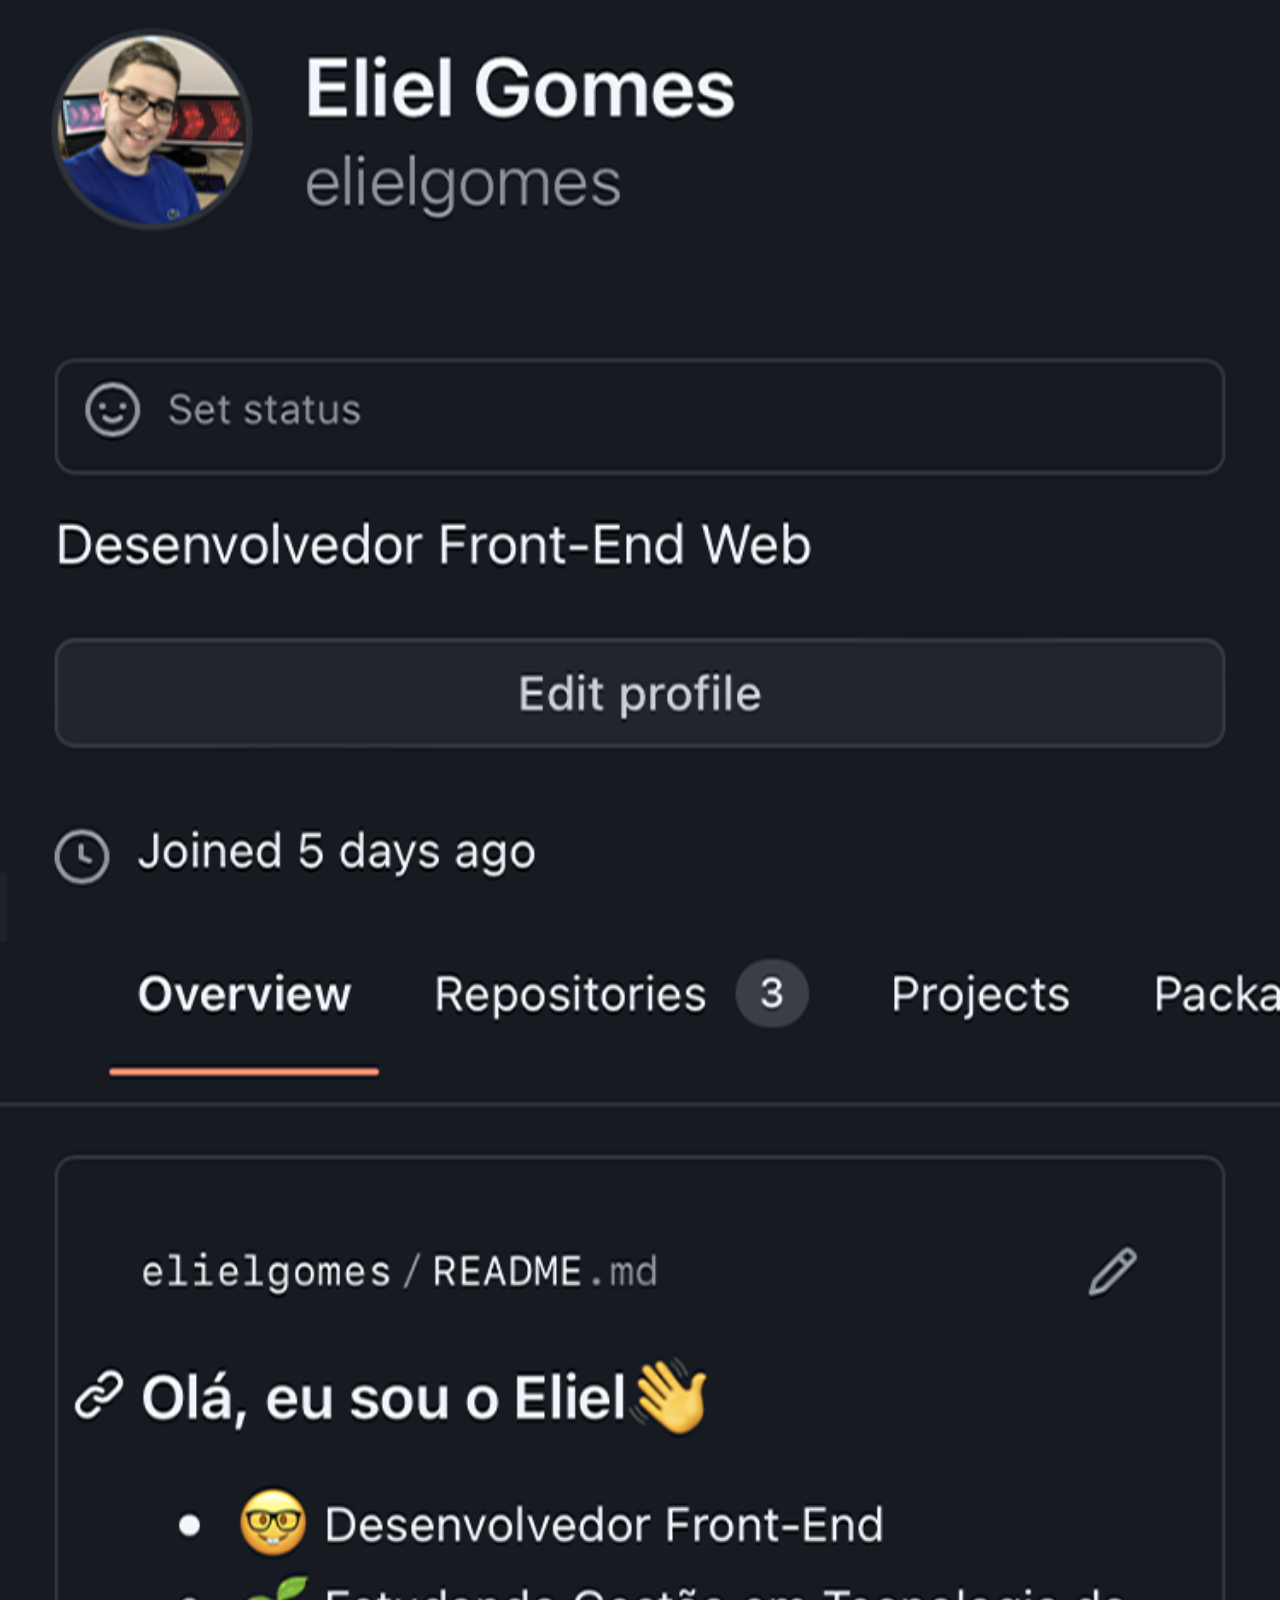
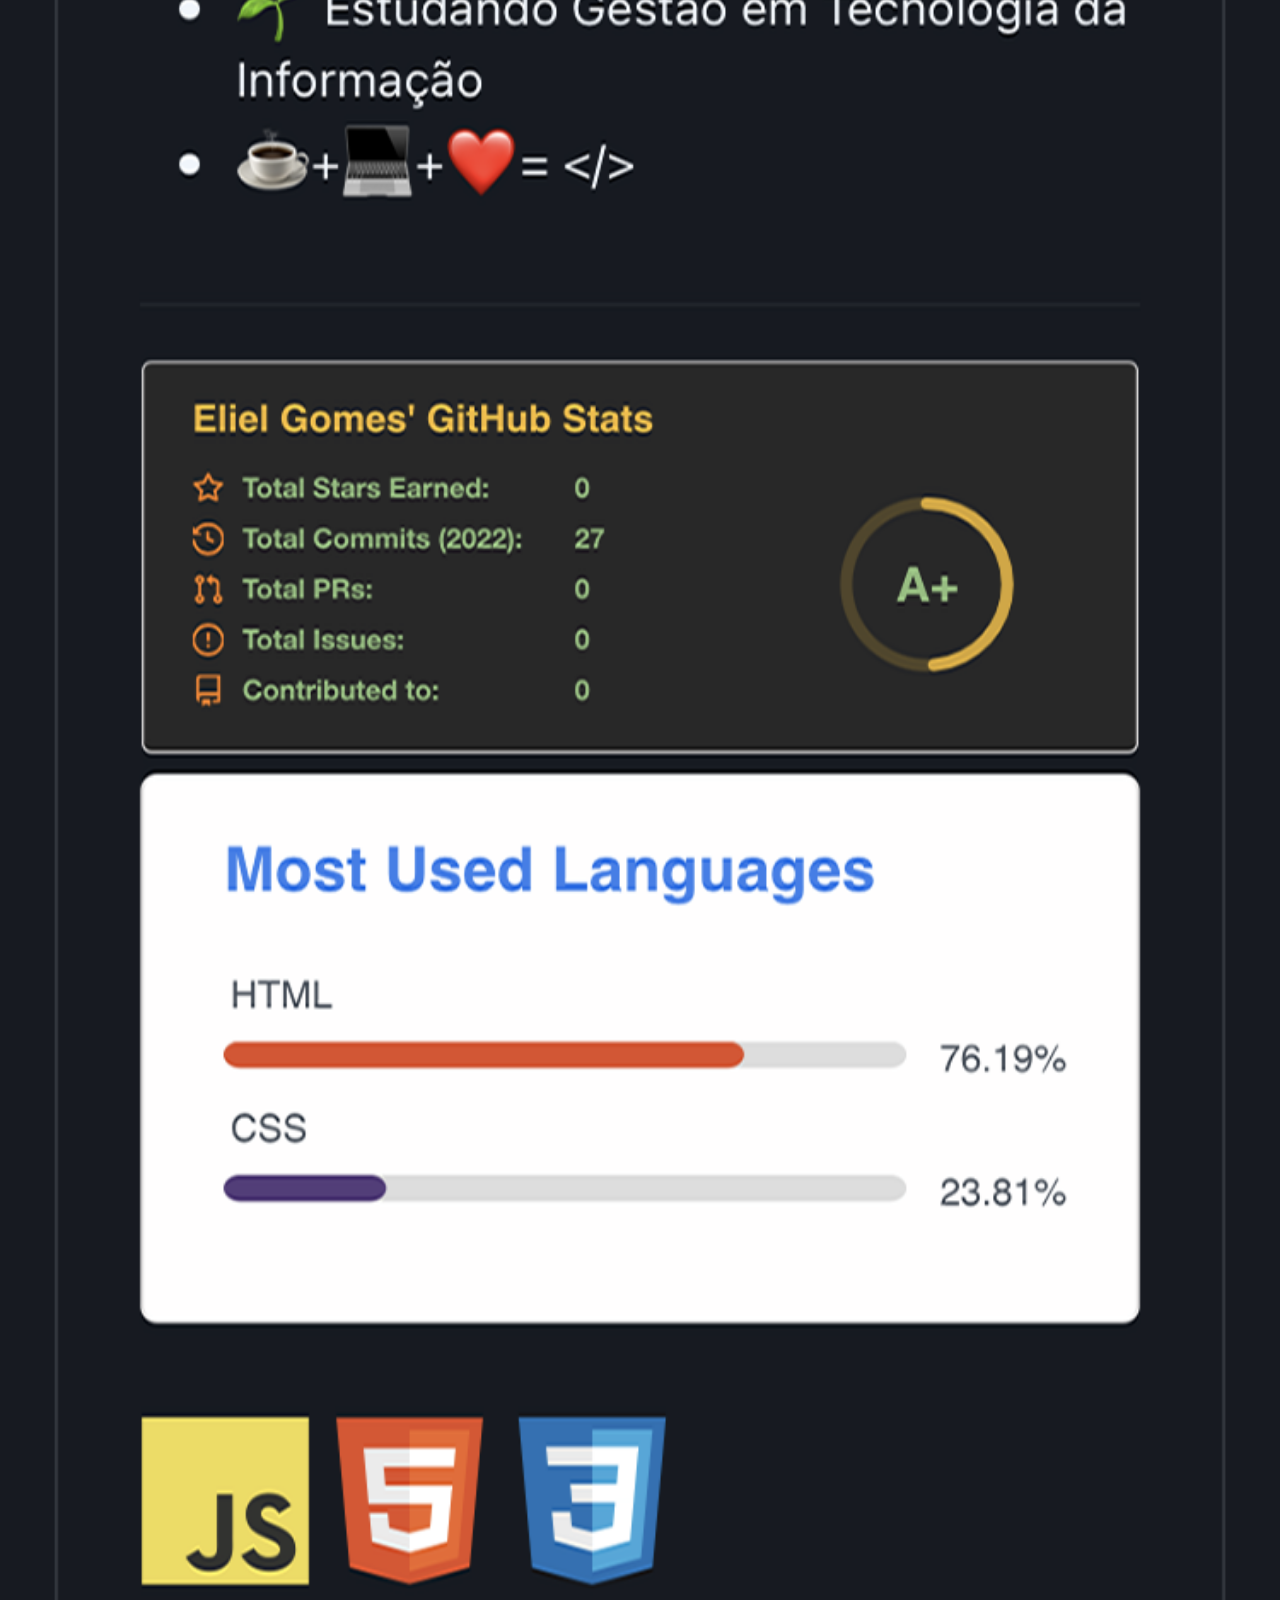
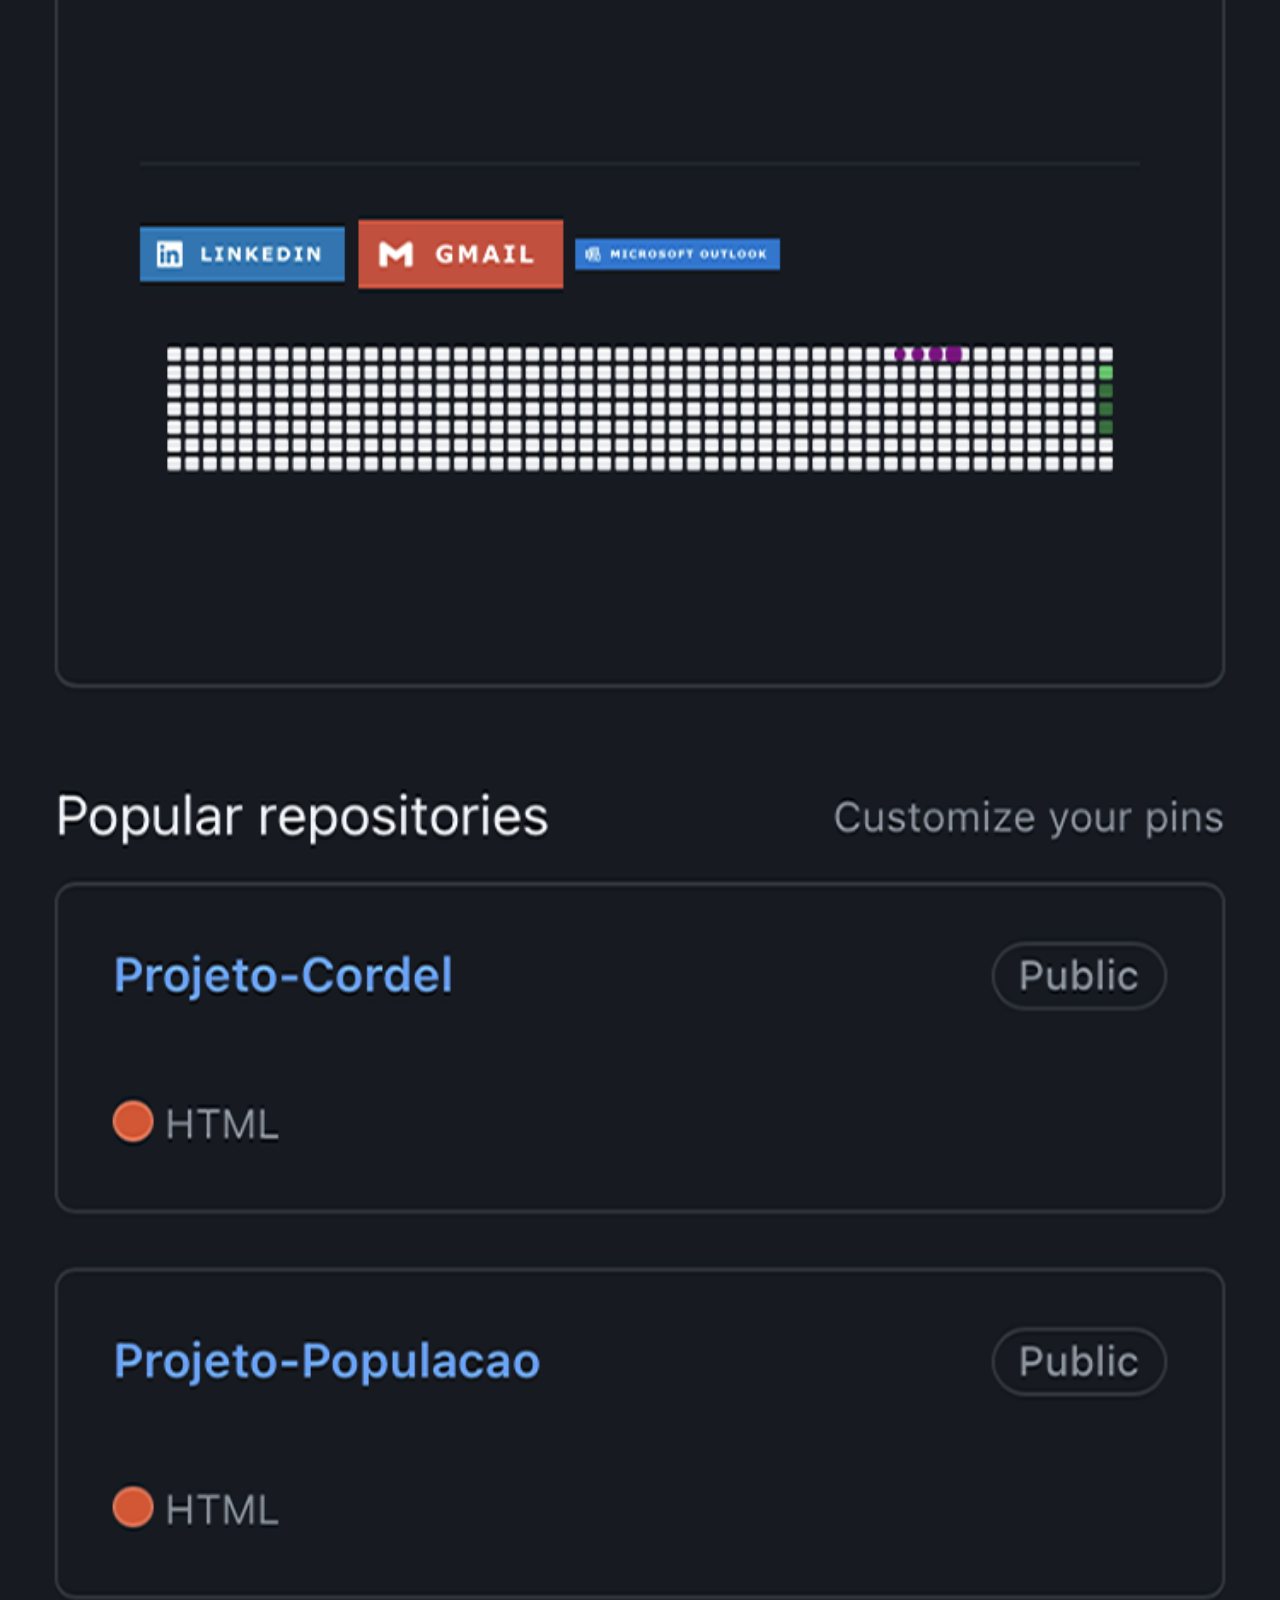
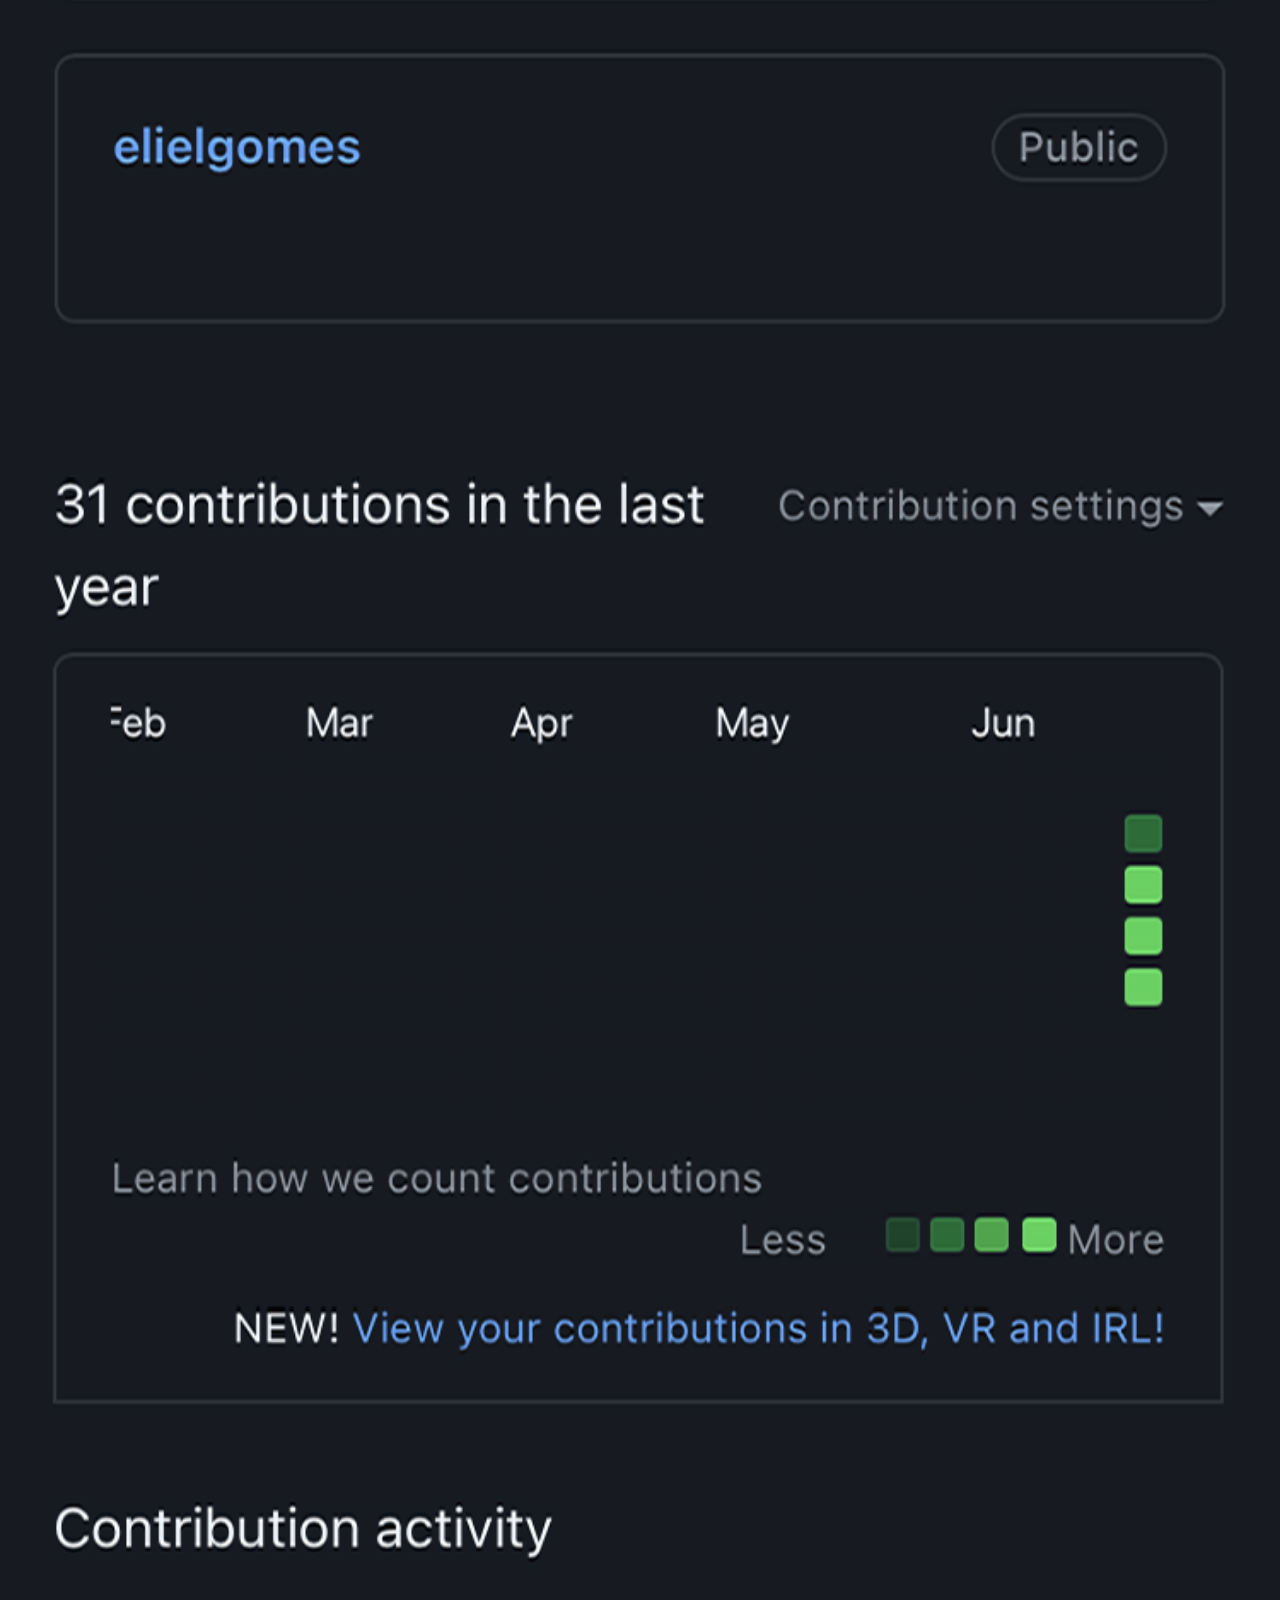
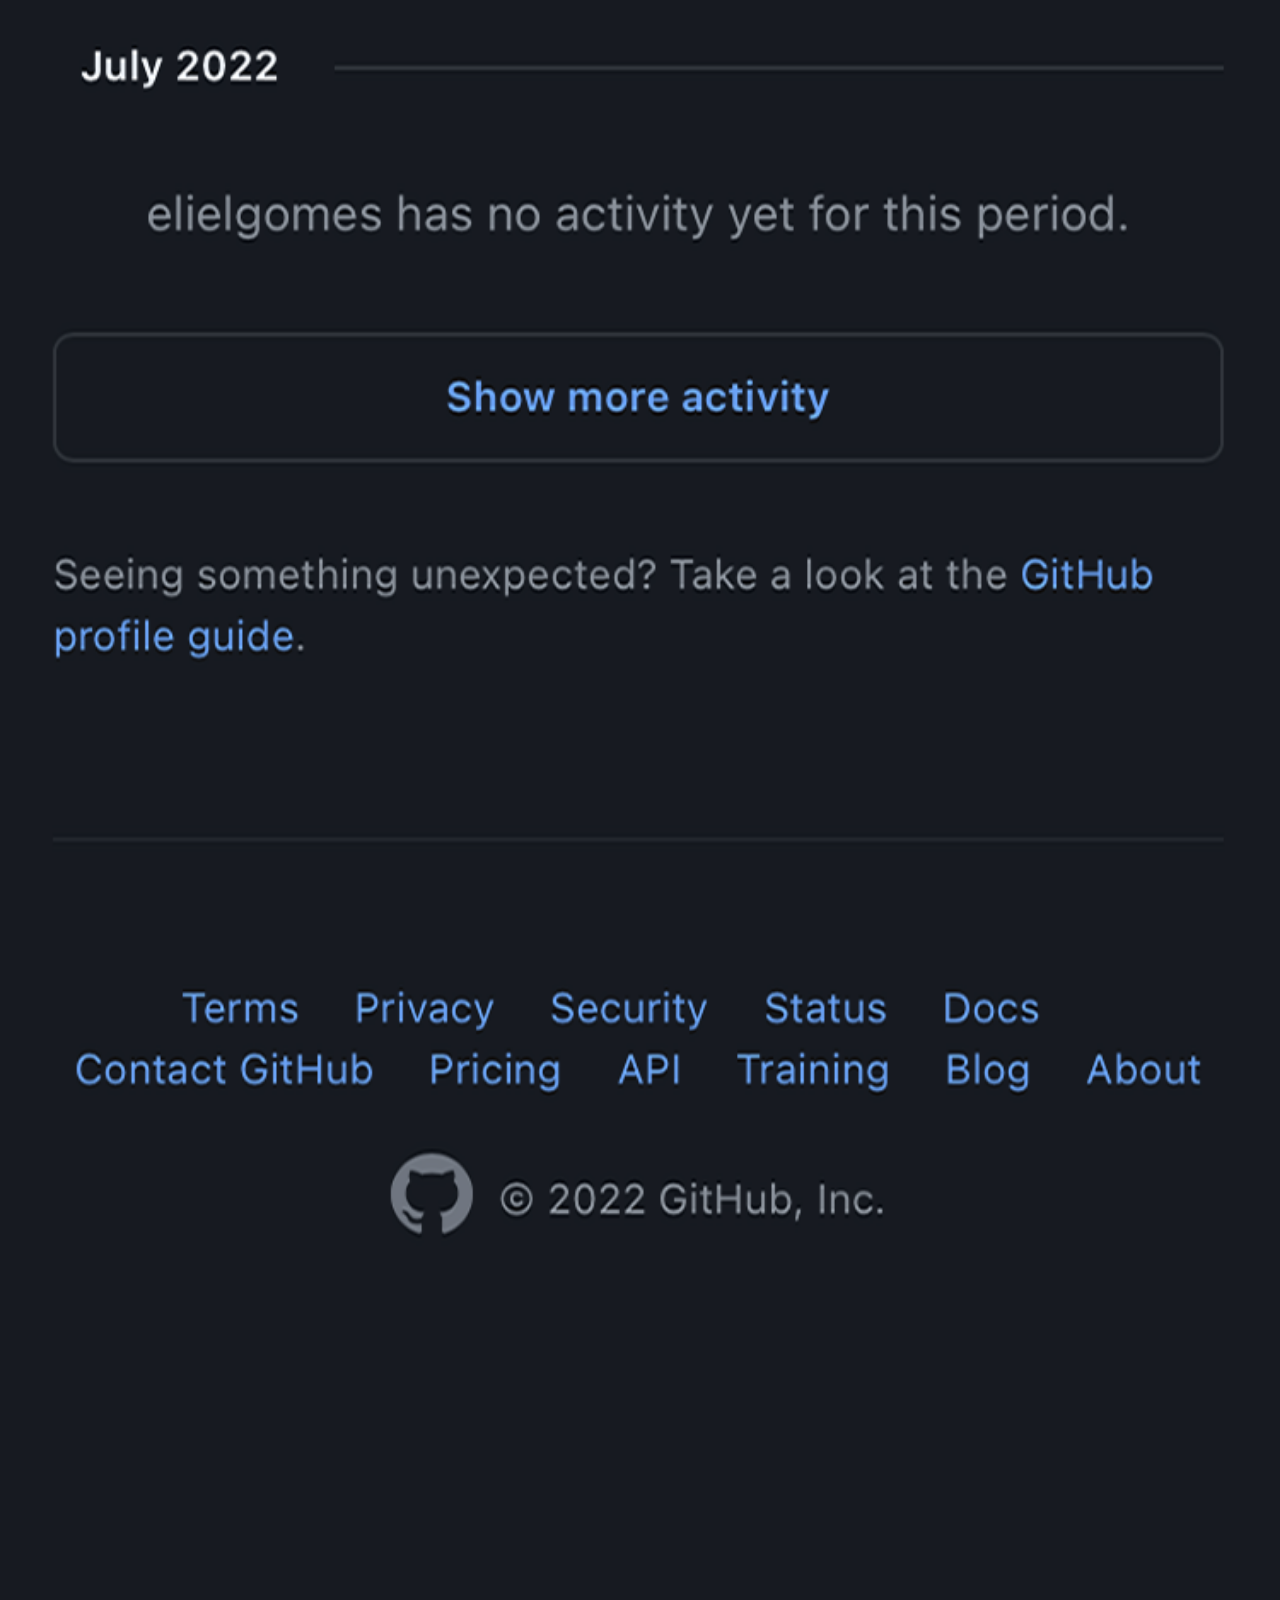
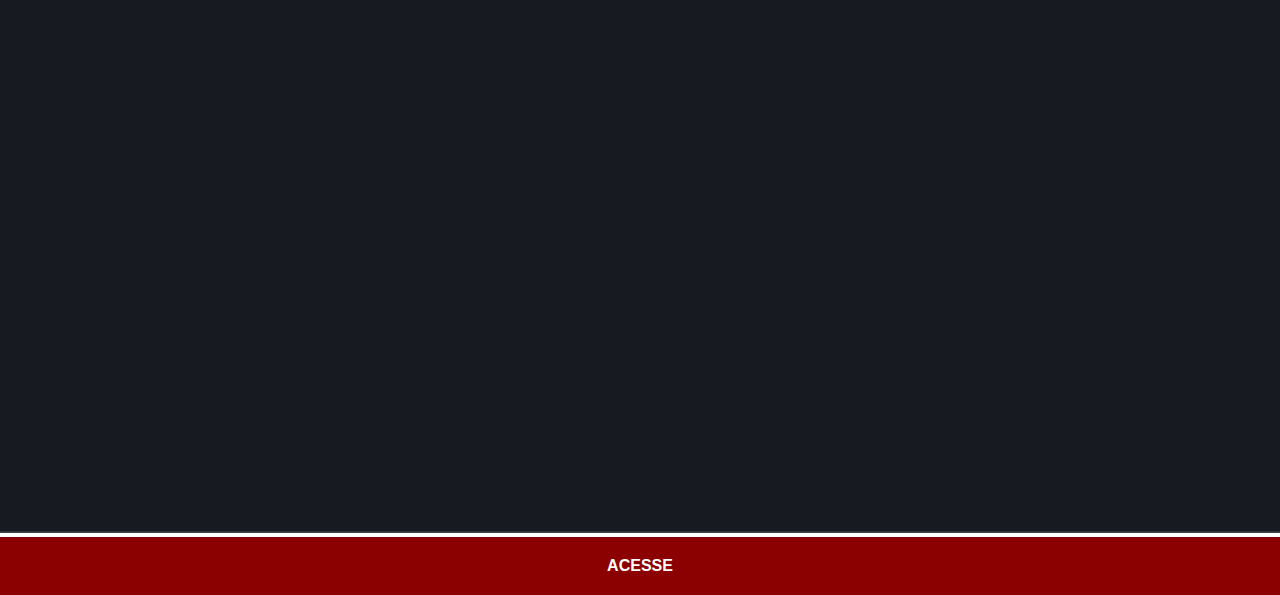
<file: hithub.html>
<!DOCTYPE html>
<html lang="pt-br">
<head>
    <meta charset="UTF-8">
    <meta http-equiv="X-UA-Compatible" content="IE=edge">
    <meta name="viewport" content="width=device-width, initial-scale=1.0">
    <link rel="stylesheet" href="social.css">
    <title>Github</title>
</head>
<body>
<img src="imagens/imagens/tela-github.png" alt="GitHub">
<a href="https://github.com/elielgomes" target="_blank">ACESSE</a>
</body>
</html>
</file>
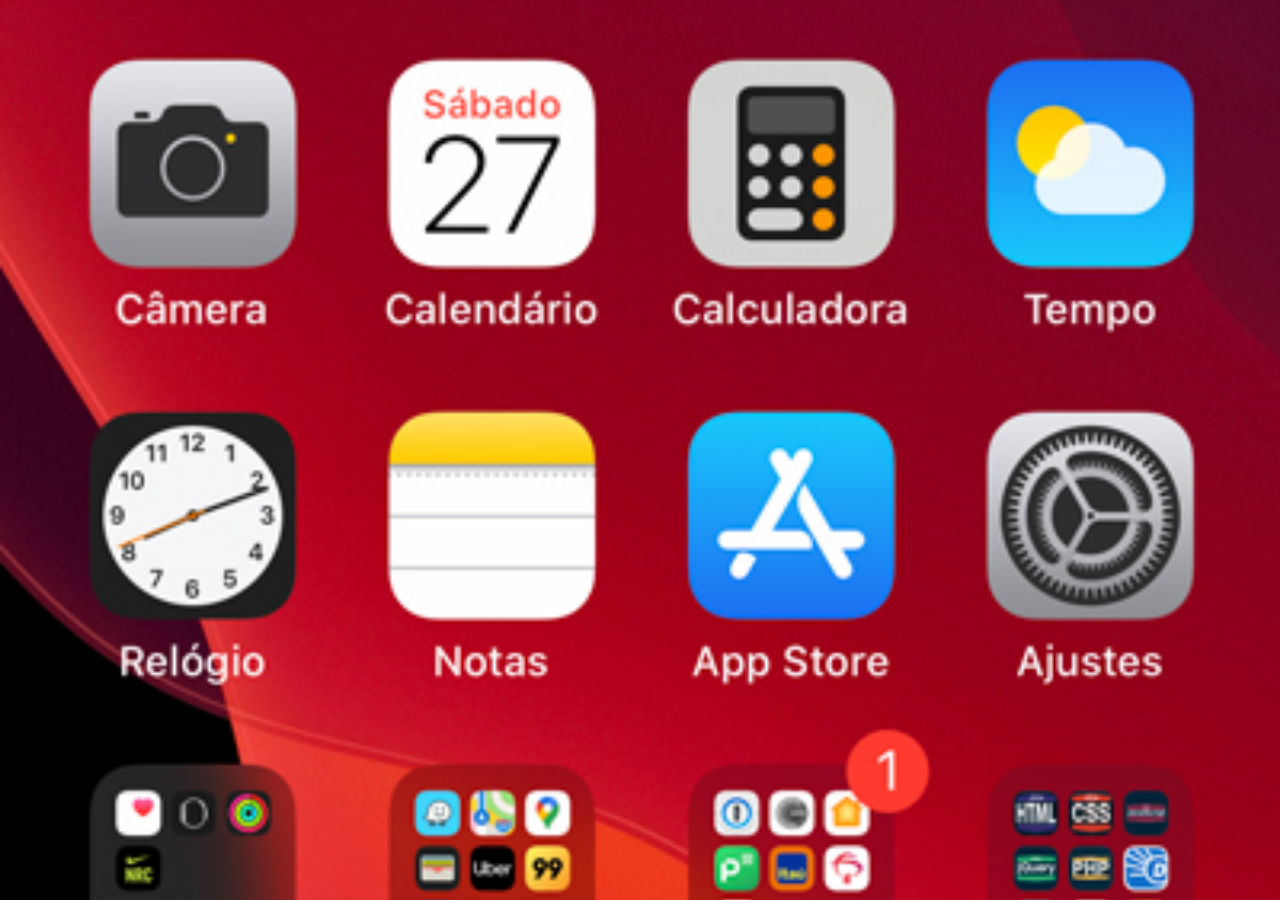
<file: home.html>
<!DOCTYPE html>
<html lang="pt-br">
<head>
    <meta charset="UTF-8">
    <meta http-equiv="X-UA-Compatible" content="IE=edge">
    <meta name="viewport" content="width=device-width, initial-scale=1.0">
    <title>Home</title>
</head>
<style>
*{
margin: 0px;
padding: 0px;
}
body{
width: 100vw;
height: 100vh;
background: black url('imagens/imagens/tela-home.jpg') no-repeat top center;
background-size: cover;
}
</style>
<body>
</body>
</html>
</file>
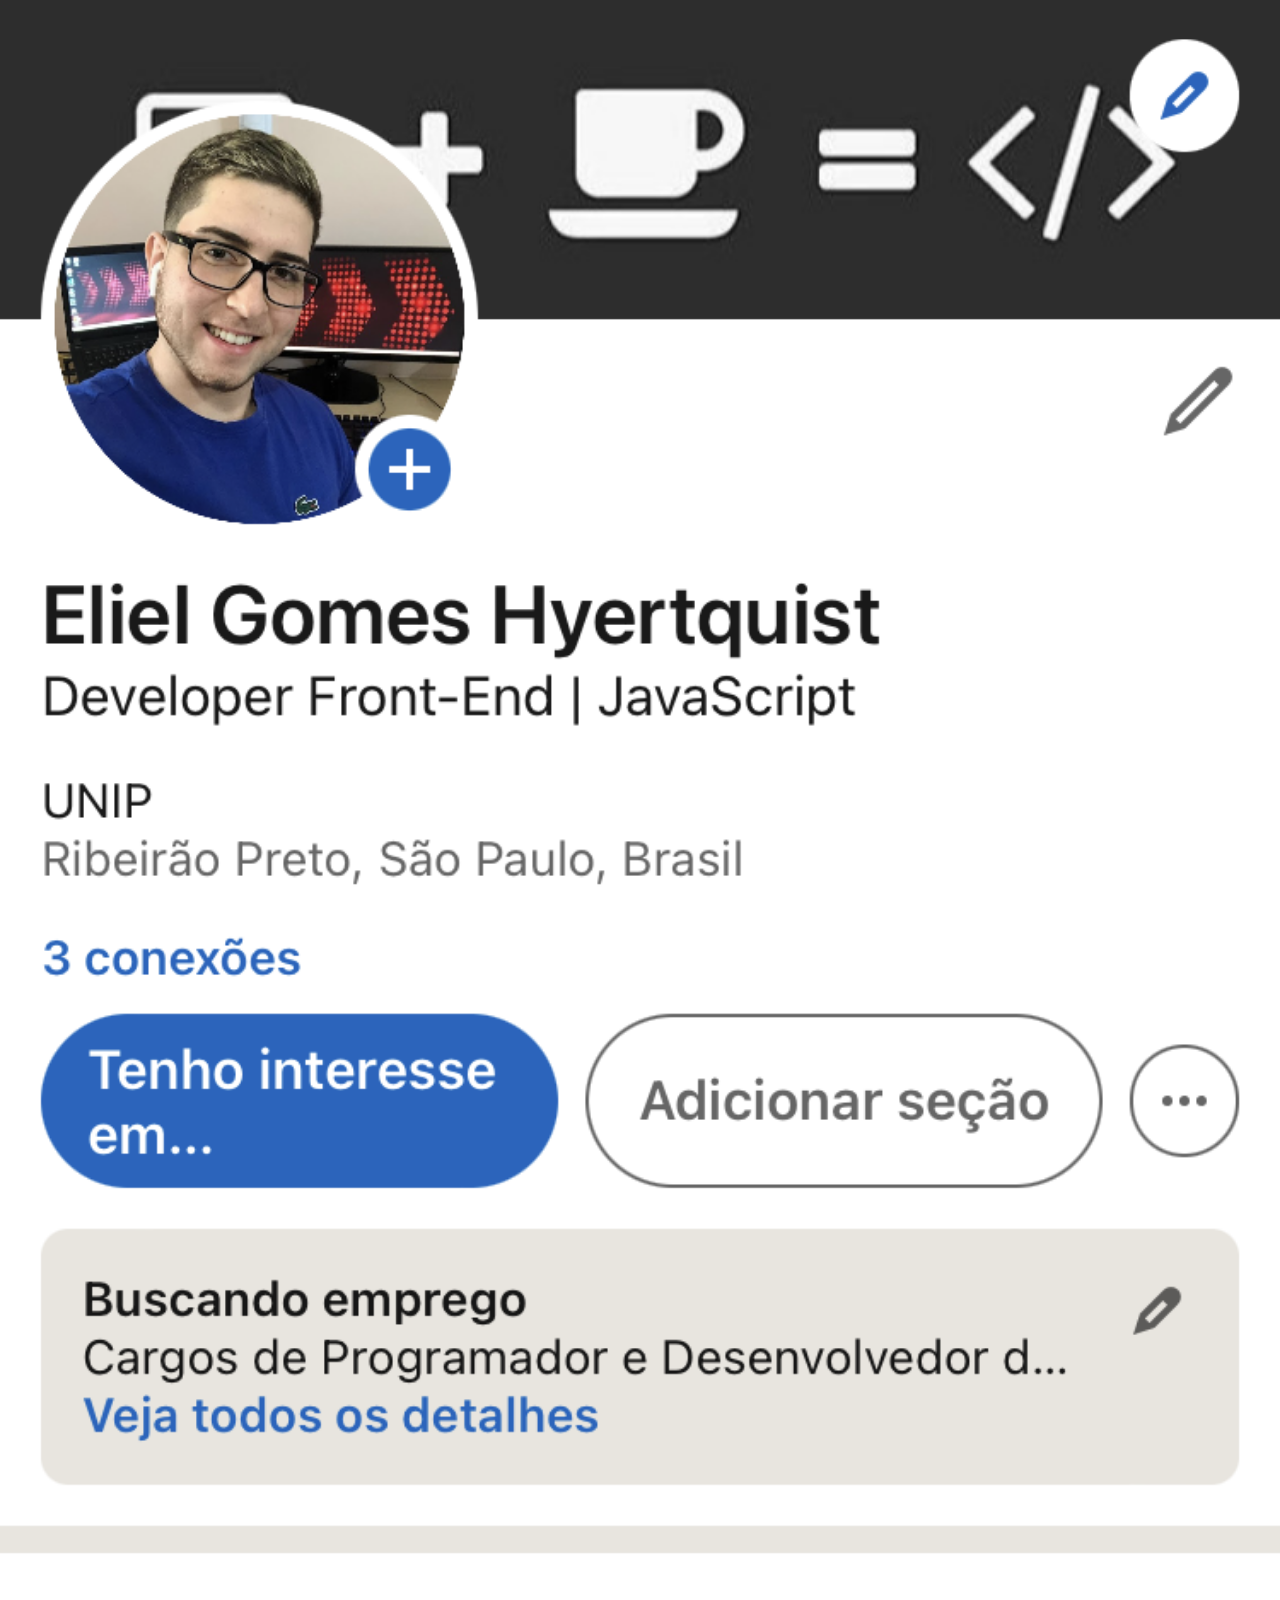
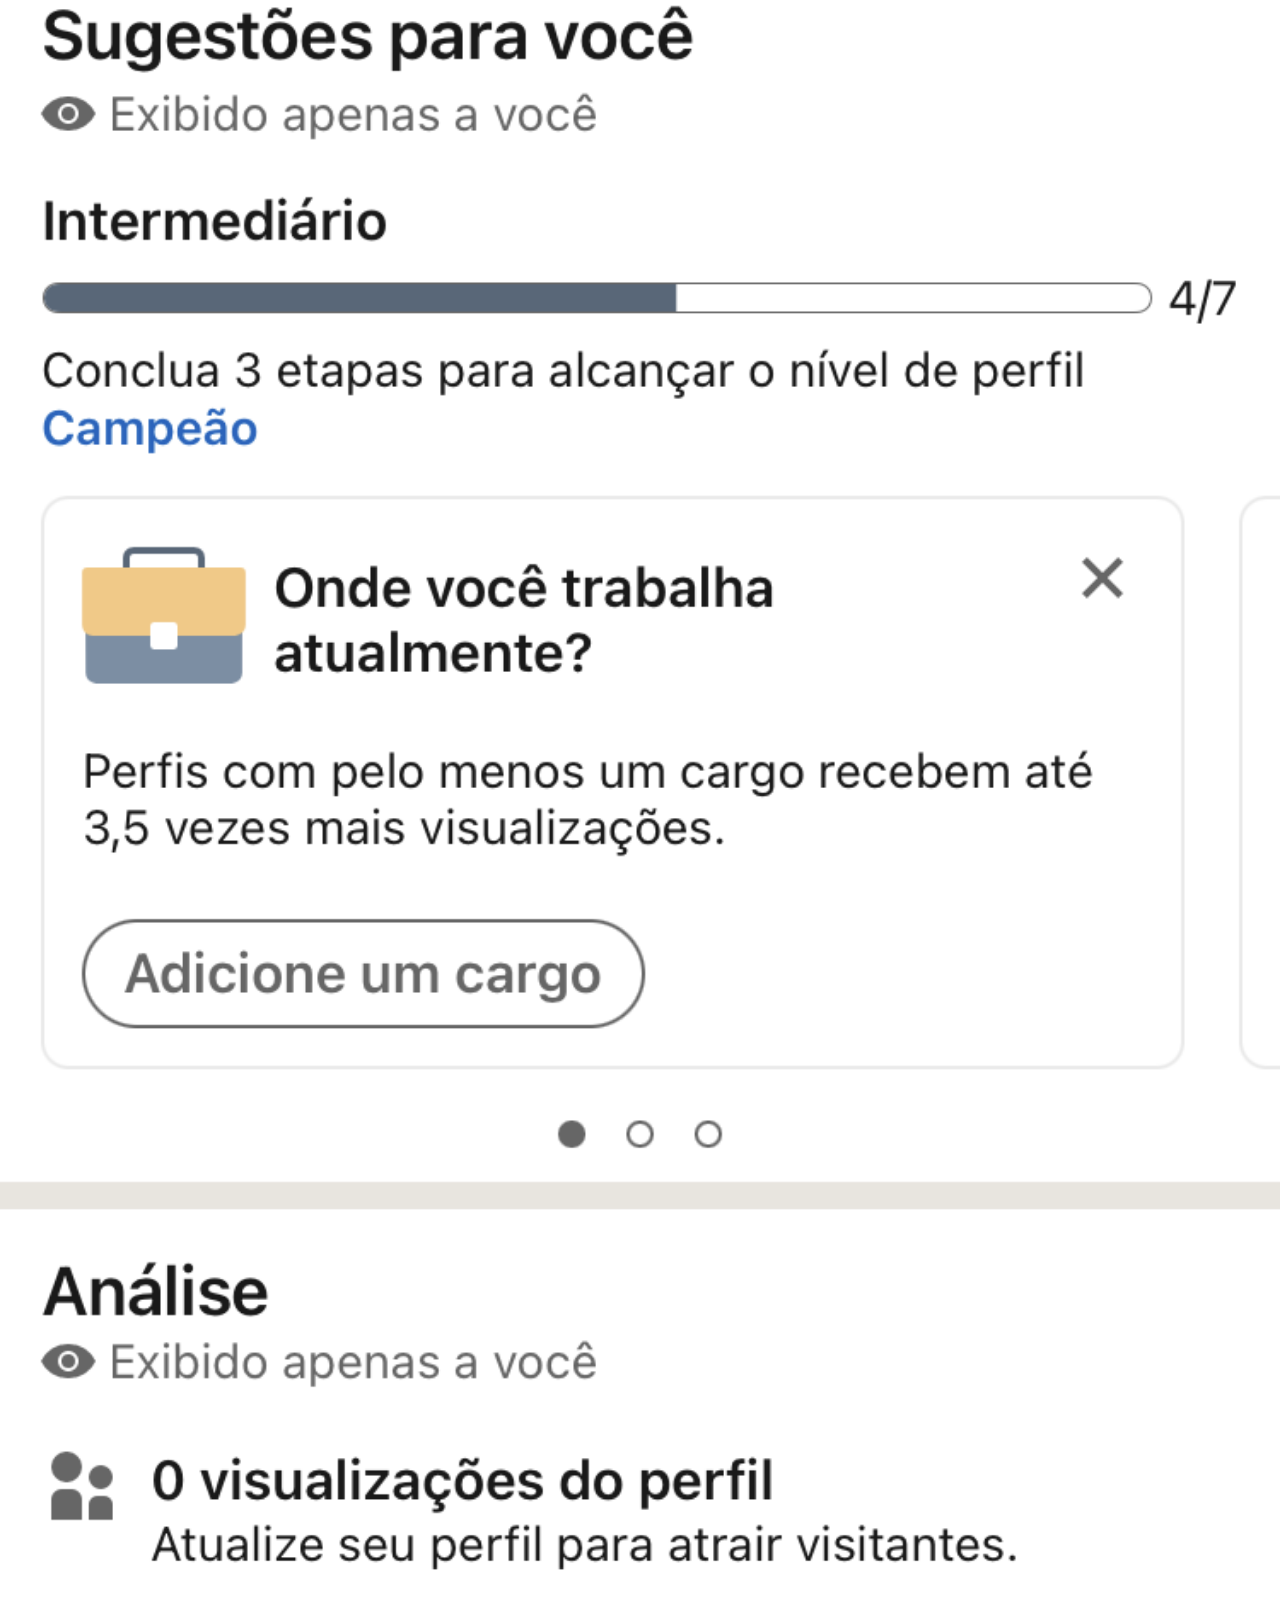
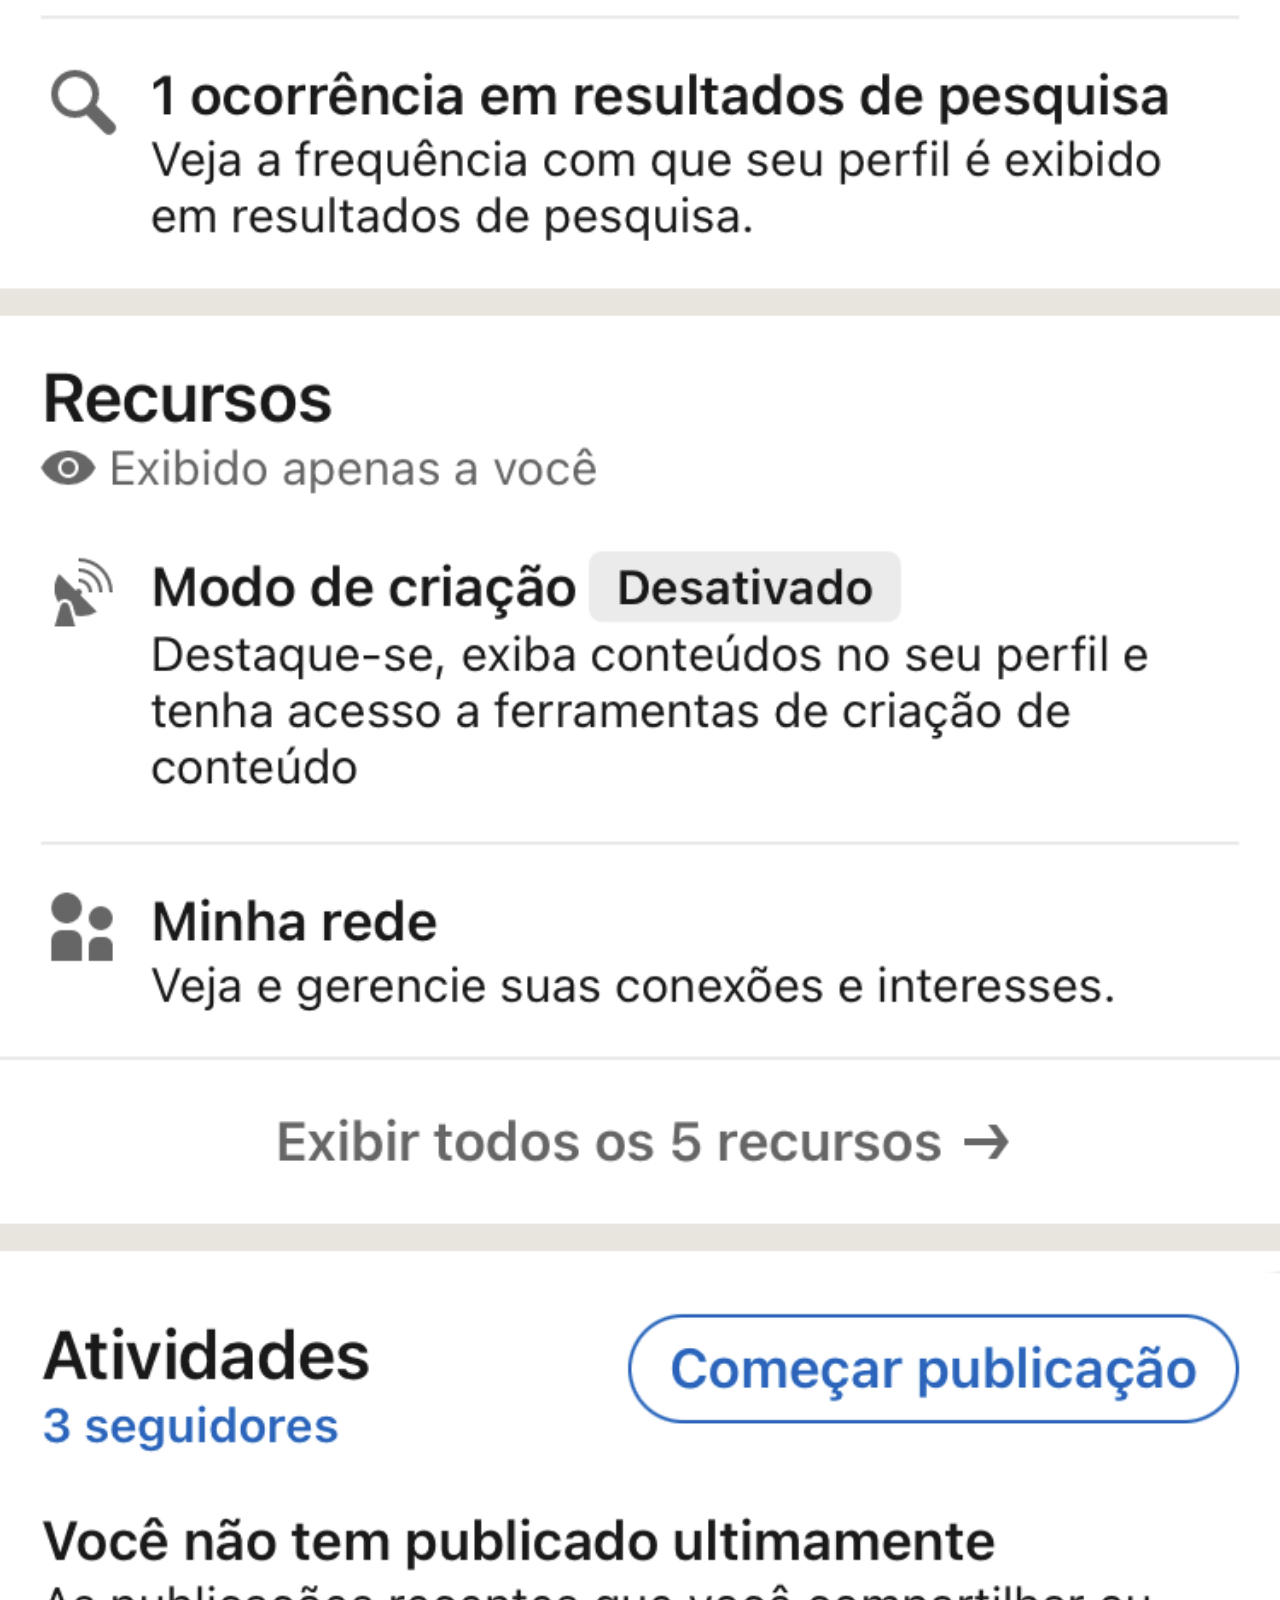
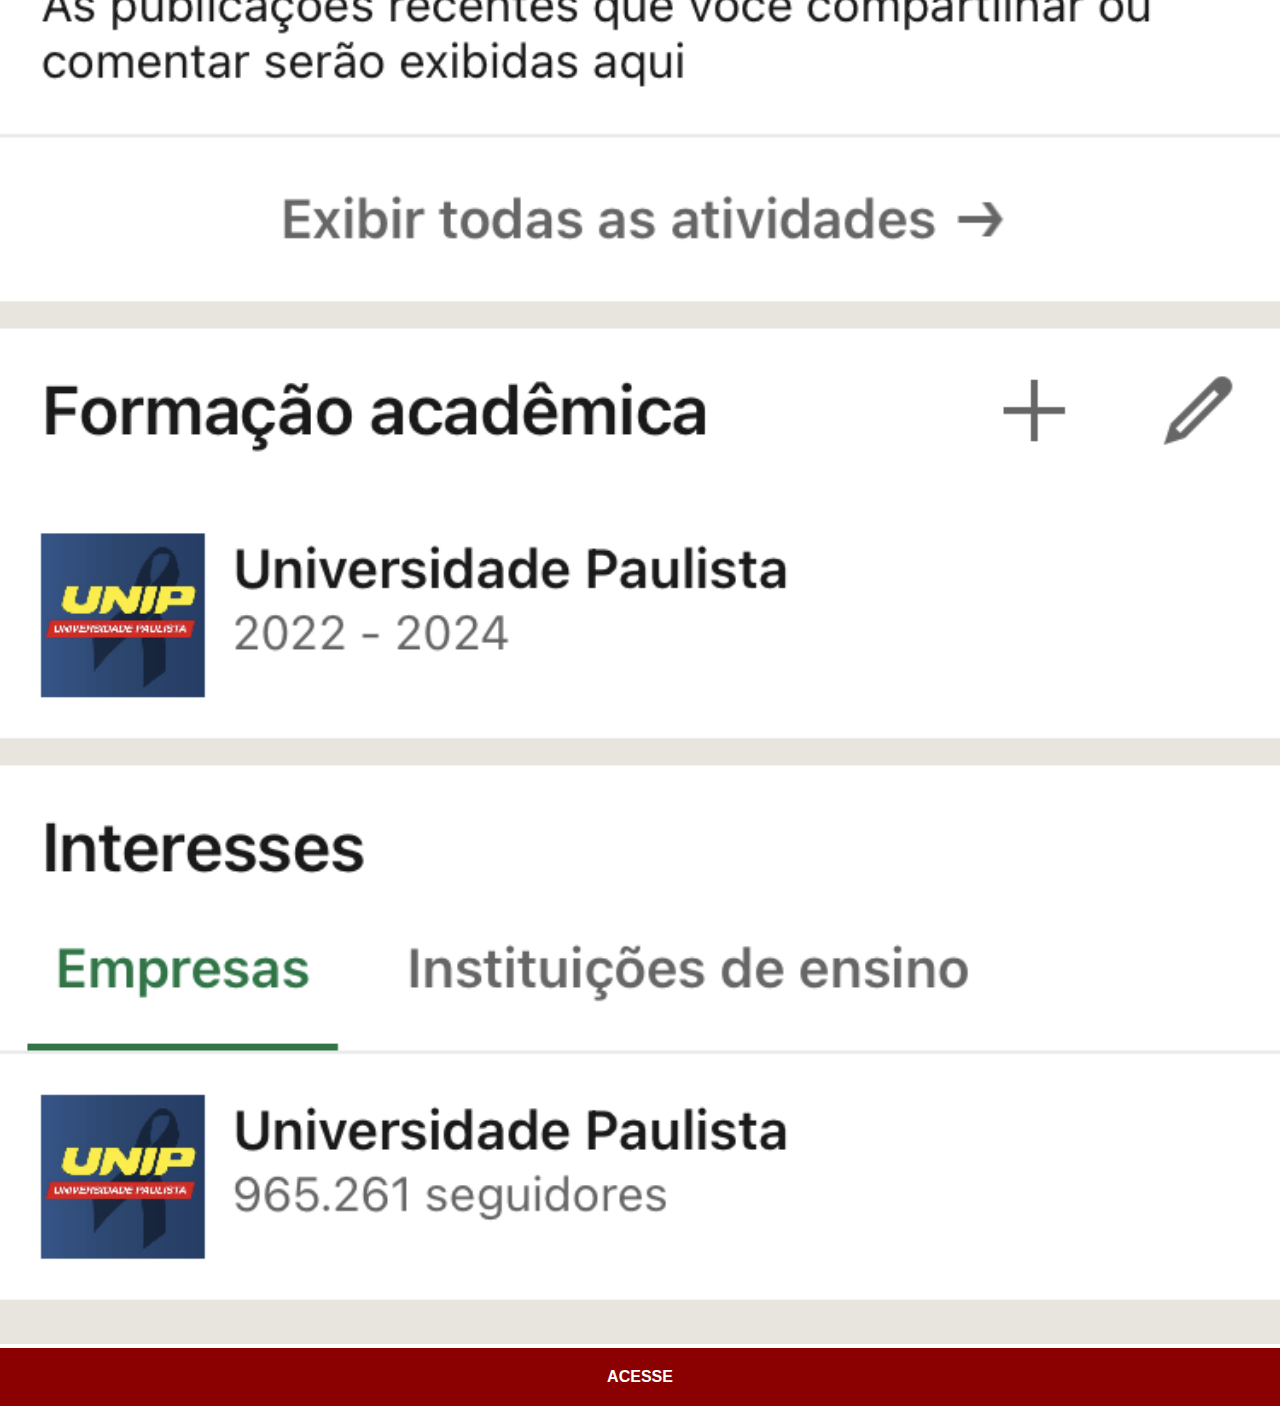
<file: linkedin.html>
<!DOCTYPE html>
<html lang="pt-br">
<head>
    <meta charset="UTF-8">
    <meta http-equiv="X-UA-Compatible" content="IE=edge">
    <meta name="viewport" content="width=device-width, initial-scale=1.0">
    <link rel="stylesheet" href="social.css">
    <title>Linkedin</title>

</head>
<body>
<img src="imagens/imagens/tela-linkedin.png" alt="Linkedin">
<a href="https://www.linkedin.com/in/eliel-gomes-hyertquist/" target="_blank">ACESSE</a>
</body>
</html>
</file>
<file: social.css>
@charset "UTF_8";
*{
    margin: 0px;
    padding: 0px;
    font-family: Arial, Helvetica, sans-serif;
    }
    ::-webkit-scrollbar{
    width: 0px;
    height: 0px;
    }
    img{
    width: 100vw;
    }
    a{
    display: block;
    color: white;
    background-color: darkred;
    padding: 20px;
    text-align: center;
    font-weight: bolder;
    text-decoration: none;
    }
    a:hover{
    background-color: red;
    }
</file>
